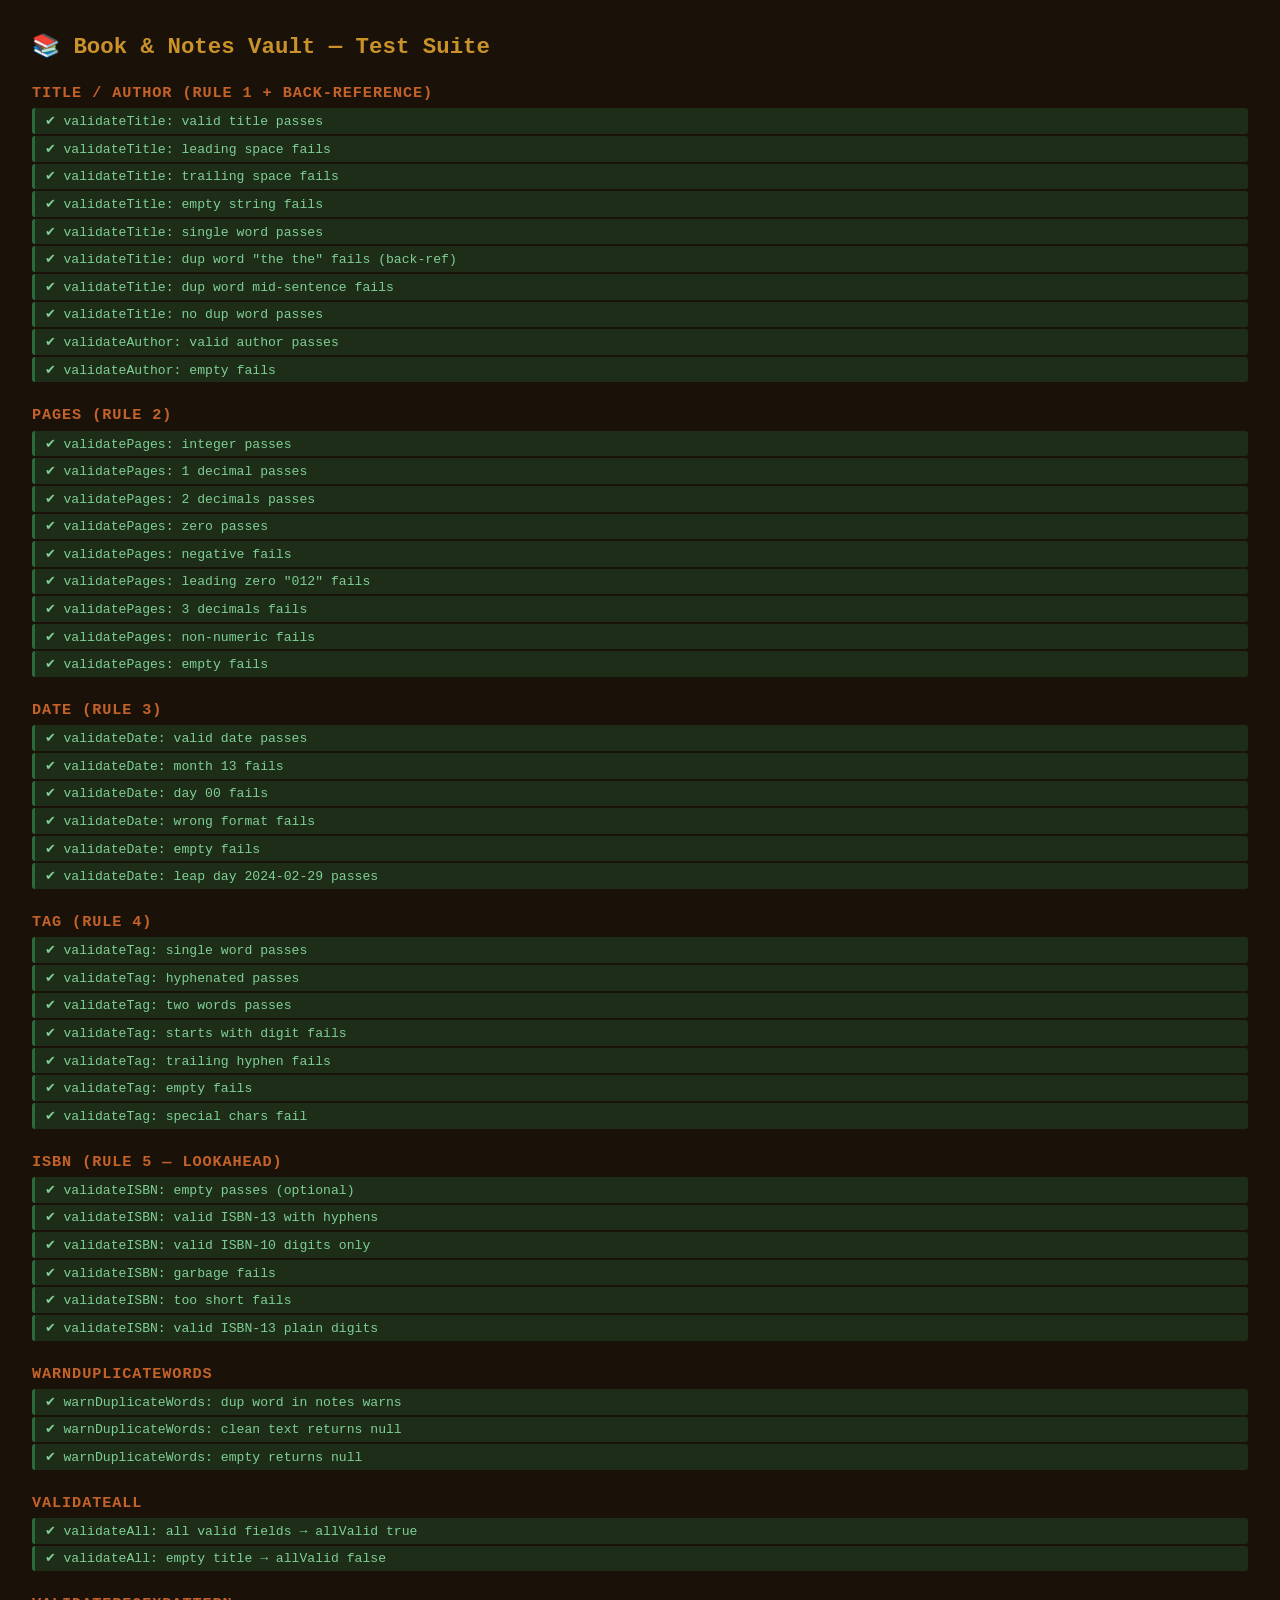
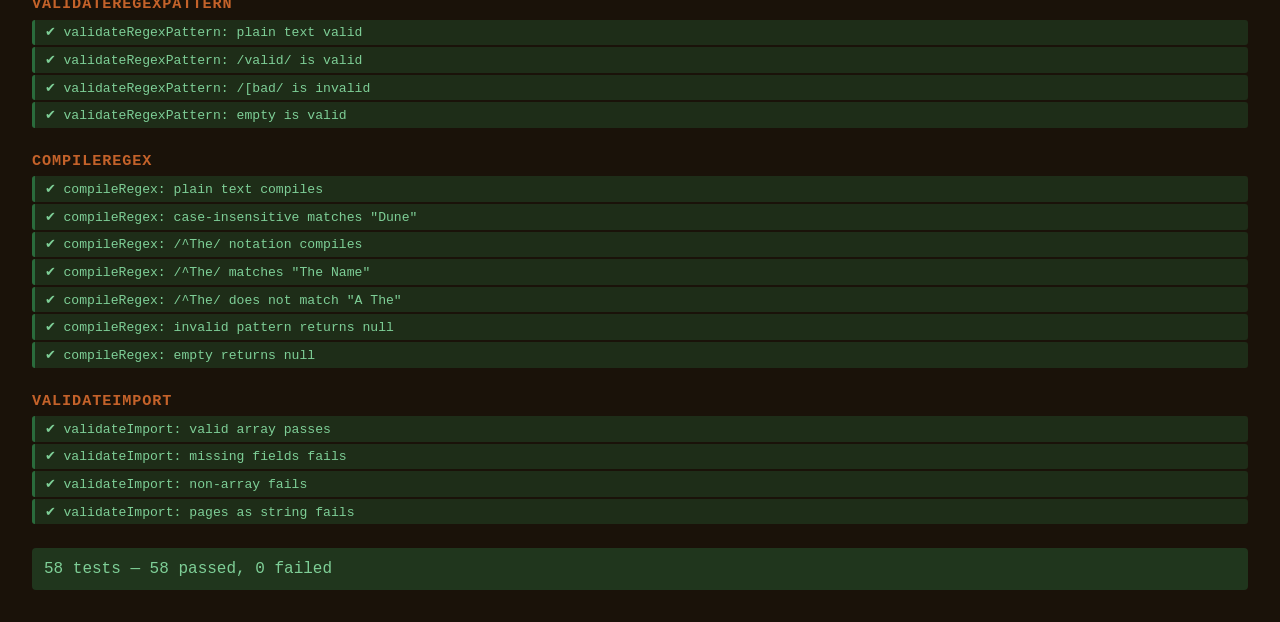
<file: tests.html>
<!DOCTYPE html>
<html lang="en">
<head>
  <meta charset="UTF-8"/>
  <meta name="viewport" content="width=device-width, initial-scale=1.0"/>
  <title>Book &amp; Notes Vault — Tests</title>
  <style>
    *{box-sizing:border-box;margin:0;padding:0}
    body{font-family:'Courier New',monospace;background:#1a1209;color:#e0d8c8;padding:2rem}
    h1{color:#c9922a;margin-bottom:1.5rem;font-size:1.4rem}
    h2{color:#c4622a;margin:1.5rem 0 0.4rem;font-size:.95rem;text-transform:uppercase;letter-spacing:.06em}
    .test{padding:.3rem .6rem;margin:2px 0;border-radius:3px;font-size:.82rem}
    .pass{background:rgba(42,107,60,.3);border-left:3px solid #2a6b3c;color:#7ecf97}
    .fail{background:rgba(160,25,13,.3);border-left:3px solid #a0190d;color:#f08080}
    #summary{margin-top:1.5rem;font-size:1rem;padding:.75rem;border-radius:4px}
    .all-pass{background:rgba(42,107,60,.4);color:#7ecf97}
    .has-fail{background:rgba(160,25,13,.4);color:#f08080}
  </style>
</head>
<body>
  <h1>📚 Book &amp; Notes Vault — Test Suite</h1>
  <div id="results"></div>
  <div id="summary"></div>

  <script type="module">
    import {
      validateTitle, validateAuthor, validatePages, validateDate, validateTag,
      validateISBN, warnDuplicateWords, validateAll,
      compileRegex, validateRegexPattern, validateImport
    } from './scripts/validators.js';

    const results = [];
    function assert(desc, cond) { results.push({ desc, pass: !!cond }); }

    /* ── Title / Author (Rule 1 + back-reference) — indices 0–9 ── */
    assert('validateTitle: valid title passes',                    validateTitle('The Great Gatsby') === null);
    assert('validateTitle: leading space fails',                   validateTitle(' Bad') !== null);
    assert('validateTitle: trailing space fails',                  validateTitle('Bad ') !== null);
    assert('validateTitle: empty string fails',                    validateTitle('') !== null);
    assert('validateTitle: single word passes',                    validateTitle('Dune') === null);
    assert('validateTitle: dup word "the the" fails (back-ref)',   validateTitle('The the Road') !== null);
    assert('validateTitle: dup word mid-sentence fails',           validateTitle('War war and Peace') !== null);
    assert('validateTitle: no dup word passes',                    validateTitle('War and Peace') === null);
    assert('validateAuthor: valid author passes',                  validateAuthor('Frank Herbert') === null);
    assert('validateAuthor: empty fails',                          validateAuthor('') !== null);

    /* ── Pages (Rule 2) — indices 10–18 ── */
    assert('validatePages: integer passes',                        validatePages('320') === null);
    assert('validatePages: 1 decimal passes',                      validatePages('12.5') === null);
    assert('validatePages: 2 decimals passes',                     validatePages('0.50') === null);
    assert('validatePages: zero passes',                           validatePages('0') === null);
    assert('validatePages: negative fails',                        validatePages('-5') !== null);
    assert('validatePages: leading zero "012" fails',              validatePages('012') !== null);
    assert('validatePages: 3 decimals fails',                      validatePages('1.555') !== null);
    assert('validatePages: non-numeric fails',                     validatePages('abc') !== null);
    assert('validatePages: empty fails',                           validatePages('') !== null);

    /* ── Date (Rule 3) — indices 19–24 ── */
    assert('validateDate: valid date passes',                      validateDate('2025-09-25') === null);
    assert('validateDate: month 13 fails',                         validateDate('2025-13-01') !== null);
    assert('validateDate: day 00 fails',                           validateDate('2025-09-00') !== null);
    assert('validateDate: wrong format fails',                     validateDate('25-09-2025') !== null);
    assert('validateDate: empty fails',                            validateDate('') !== null);
    assert('validateDate: leap day 2024-02-29 passes',             validateDate('2024-02-29') === null);

    /* ── Tag (Rule 4) — indices 25–31 ── */
    assert('validateTag: single word passes',                      validateTag('Fiction') === null);
    assert('validateTag: hyphenated passes',                       validateTag('Sci-Fi') === null);
    assert('validateTag: two words passes',                        validateTag('Non Fiction') === null);
    assert('validateTag: starts with digit fails',                 validateTag('123Fiction') !== null);
    assert('validateTag: trailing hyphen fails',                   validateTag('Fiction-') !== null);
    assert('validateTag: empty fails',                             validateTag('') !== null);
    assert('validateTag: special chars fail',                      validateTag('Sci@Fi') !== null);

    /* ── ISBN (Rule 5 — lookahead) — indices 32–37 ── */
    assert('validateISBN: empty passes (optional)',                validateISBN('') === null);
    assert('validateISBN: valid ISBN-13 with hyphens',             validateISBN('978-0-7564-0407-9') === null);
    assert('validateISBN: valid ISBN-10 digits only',              validateISBN('0141018097') === null);
    assert('validateISBN: garbage fails',                          validateISBN('notanisbn') !== null);
    assert('validateISBN: too short fails',                        validateISBN('978-0-75') !== null);
    assert('validateISBN: valid ISBN-13 plain digits',             validateISBN('9780756404079') === null);

    /* ── warnDuplicateWords — indices 38–40 ── */
    assert('warnDuplicateWords: dup word in notes warns',          warnDuplicateWords('I saw the the cat') !== null);
    assert('warnDuplicateWords: clean text returns null',          warnDuplicateWords('Clean notes here') === null);
    assert('warnDuplicateWords: empty returns null',               warnDuplicateWords('') === null);

    /* ── validateAll — indices 41–42 ── */
    const valid = validateAll({ title:'Dune', author:'Herbert', pages:'688',
                                dateAdded:'2025-09-20', tag:'Sci-Fi', isbn:'', notes:'' });
    assert('validateAll: all valid fields → allValid true',        valid.allValid === true);
    const invalid = validateAll({ title:'', author:'Herbert', pages:'688',
                                  dateAdded:'2025-09-20', tag:'Sci-Fi', isbn:'', notes:'' });
    assert('validateAll: empty title → allValid false',            invalid.allValid === false);

    /* ── validateRegexPattern — indices 43–46 ── */
    assert('validateRegexPattern: plain text valid',               validateRegexPattern('hello').valid);
    assert('validateRegexPattern: /valid/ is valid',               validateRegexPattern('/^hello$/').valid);
    assert('validateRegexPattern: /[bad/ is invalid',              !validateRegexPattern('/[bad/').valid);
    assert('validateRegexPattern: empty is valid',                 validateRegexPattern('').valid);

    /* ── compileRegex — indices 47–54 ── */
    const re1 = compileRegex('dune', false);
    assert('compileRegex: plain text compiles',                    re1 !== null);
    assert('compileRegex: case-insensitive matches "Dune"',        re1?.test('Dune'));
    const re2 = compileRegex('/^The/', false);
    assert('compileRegex: /^The/ notation compiles',               re2 !== null);
    assert('compileRegex: /^The/ matches "The Name"',              re2?.test('The Name'));
    assert('compileRegex: /^The/ does not match "A The"',          !re2?.test('A The'));
    const re3 = compileRegex('/[unclosed/', false);
    assert('compileRegex: invalid pattern returns null',           re3 === null);
    const reNull = compileRegex('');
    assert('compileRegex: empty returns null',                     reNull === null);

    /* ── validateImport — indices 55–58 ── */
    const now = new Date().toISOString();
    const good = [{ id:'book_1', title:'T', author:'A', pages:100, tag:'X',
                    dateAdded:'2025-01-01', createdAt:now, updatedAt:now }];
    const bad  = [{ id:'book_1', title:'T' }];

    assert('validateImport: valid array passes',                   validateImport(good).valid);
    assert('validateImport: missing fields fails',                 !validateImport(bad).valid);
    assert('validateImport: non-array fails',                      !validateImport({}).valid);
    assert('validateImport: pages as string fails',                !validateImport([{...good[0], pages:'320'}]).valid);

    /* ── Render results ── */
    const container = document.getElementById('results');
    let pass = 0, fail = 0;

    // [name, from (inclusive), to (exclusive)] — total must equal results.length = 58
    const suites = [
      ['Title / Author (Rule 1 + back-reference)',   0,  10],
      ['Pages (Rule 2)',                             10,  19],
      ['Date (Rule 3)',                              19,  25],
      ['Tag (Rule 4)',                               25,  32],
      ['ISBN (Rule 5 — lookahead)',                  32,  38],
      ['warnDuplicateWords',                         38,  41],
      ['validateAll',                                41,  43],
      ['validateRegexPattern',                       43,  47],
      ['compileRegex',                               47,  54],
      ['validateImport',                             54,  58],
    ];

    suites.forEach(([name, from, to]) => {
      const h2 = document.createElement('h2');
      h2.textContent = name;
      container.appendChild(h2);
      results.slice(from, to).forEach(t => {
        const div = document.createElement('div');
        div.className = 'test ' + (t.pass ? 'pass' : 'fail');
        div.textContent = (t.pass ? '✔ ' : '✘ ') + t.desc;
        container.appendChild(div);
        t.pass ? pass++ : fail++;
      });
    });

    const summary = document.getElementById('summary');
    summary.textContent = `${pass + fail} tests — ${pass} passed, ${fail} failed`;
    summary.className   = fail === 0 ? 'all-pass' : 'has-fail';
  </script>
</body>
</html>
</file>
